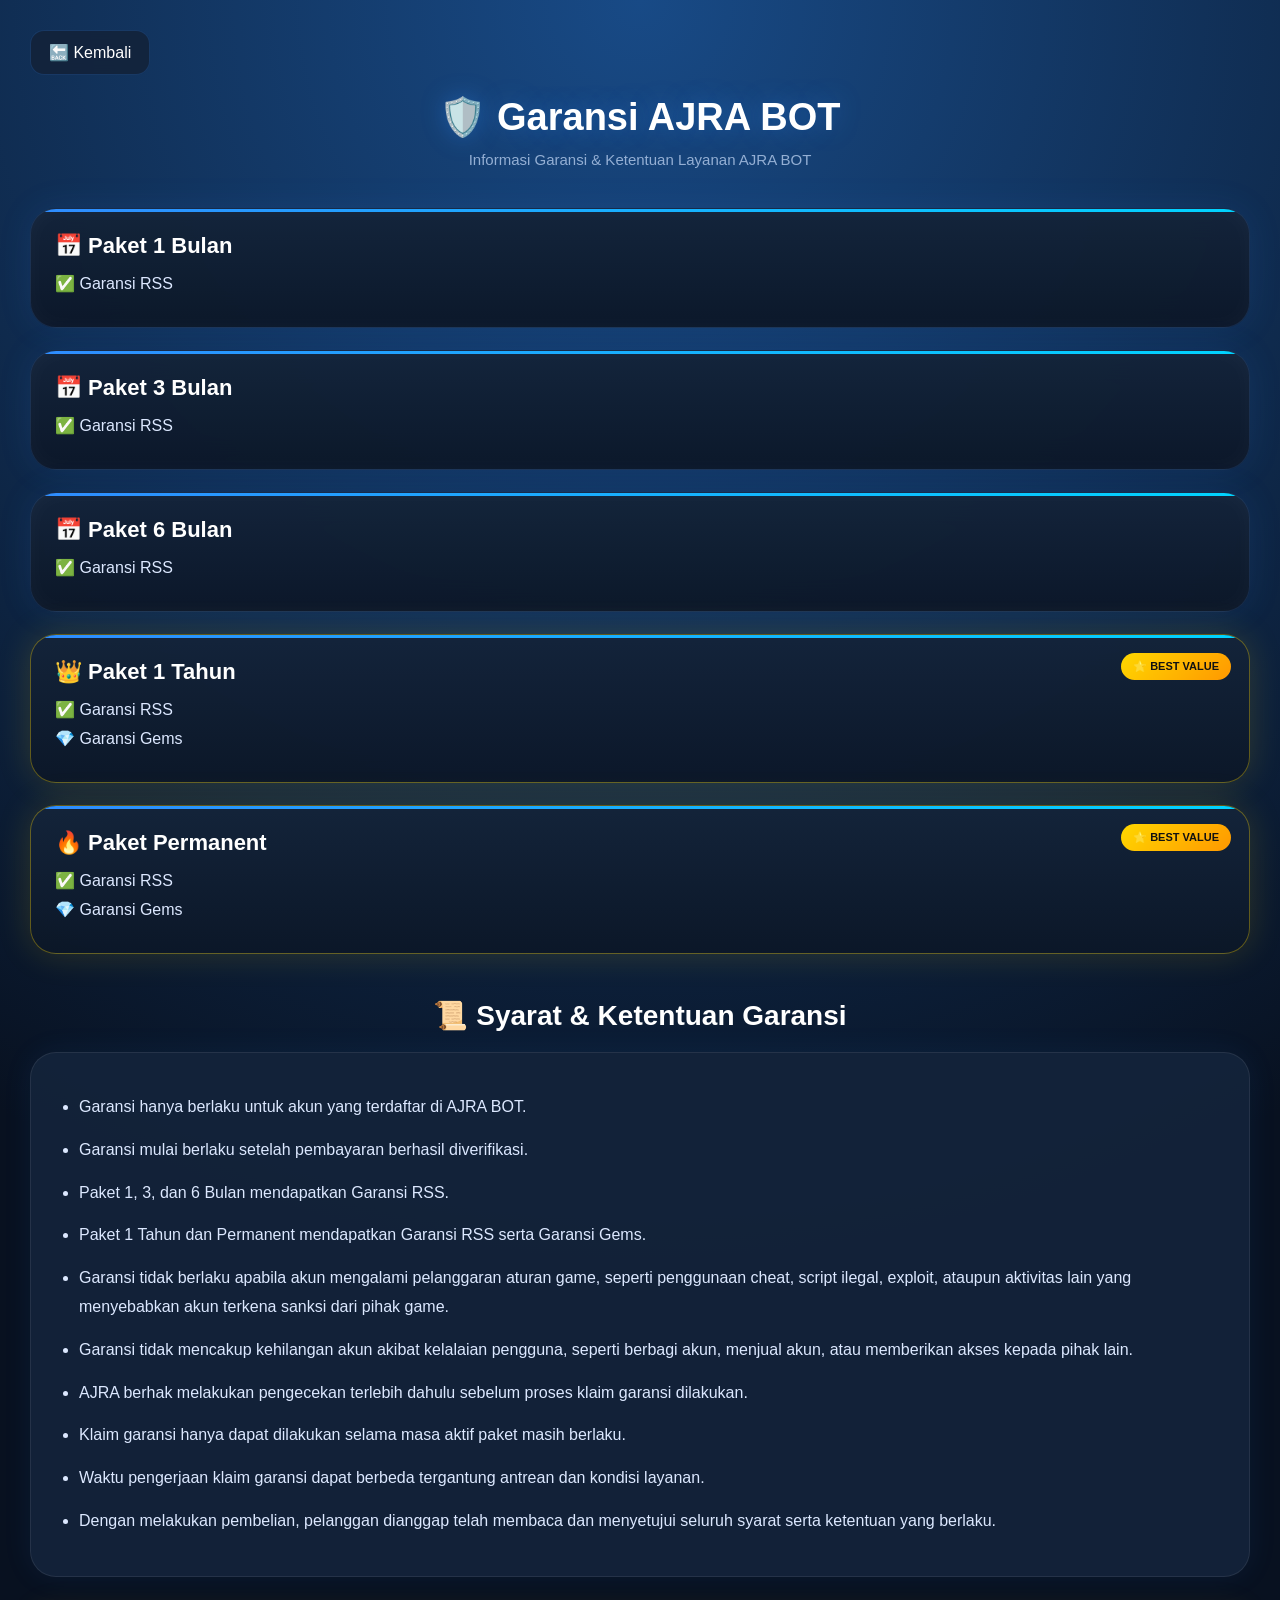
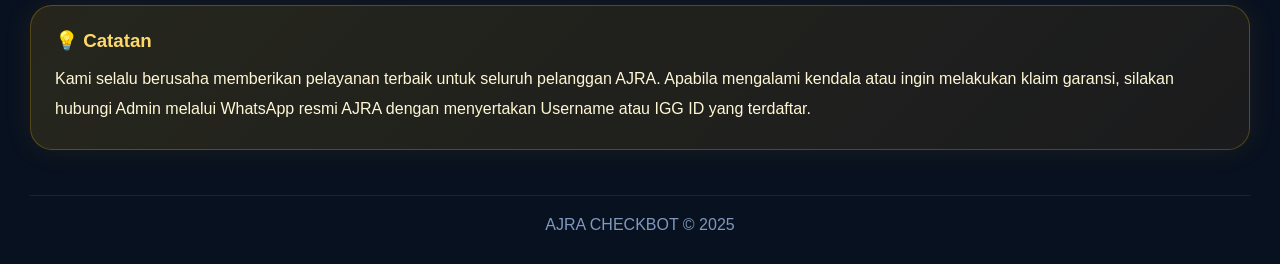
<file: garansi.html>
<!doctype html>
<html lang="id">
  <head>
    <meta charset="UTF-8" />
    <meta name="viewport" content="width=device-width, initial-scale=1.0" />
    <title>Garansi AJRA BOT</title>

    <link rel="stylesheet" href="garansi.css" />
  </head>

  <body>
    <a href="index.html" class="backBtn"> 🔙 Kembali </a>

    <h1>🛡️ Garansi AJRA BOT</h1>

    <p class="subtitle">Informasi Garansi & Ketentuan Layanan AJRA BOT</p>

    <div class="garansi-card">
      <h2>📅 Paket 1 Bulan</h2>
      <p>✅ Garansi RSS</p>
    </div>

    <div class="garansi-card">
      <h2>📅 Paket 3 Bulan</h2>
      <p>✅ Garansi RSS</p>
    </div>

    <div class="garansi-card">
      <h2>📅 Paket 6 Bulan</h2>
      <p>✅ Garansi RSS</p>
    </div>

    <div class="garansi-card premium">
      <h2>👑 Paket 1 Tahun</h2>
      <p>✅ Garansi RSS</p>
      <p>💎 Garansi Gems</p>
    </div>

    <div class="garansi-card premium">
      <h2>🔥 Paket Permanent</h2>
      <p>✅ Garansi RSS</p>
      <p>💎 Garansi Gems</p>
    </div>

    <h2 class="section-title">📜 Syarat & Ketentuan Garansi</h2>

    <div class="terms-card">
      <ul>
        <li>Garansi hanya berlaku untuk akun yang terdaftar di AJRA BOT.</li>

        <li>Garansi mulai berlaku setelah pembayaran berhasil diverifikasi.</li>

        <li>Paket 1, 3, dan 6 Bulan mendapatkan Garansi RSS.</li>

        <li>
          Paket 1 Tahun dan Permanent mendapatkan Garansi RSS serta Garansi
          Gems.
        </li>

        <li>
          Garansi tidak berlaku apabila akun mengalami pelanggaran aturan game,
          seperti penggunaan cheat, script ilegal, exploit, ataupun aktivitas
          lain yang menyebabkan akun terkena sanksi dari pihak game.
        </li>

        <li>
          Garansi tidak mencakup kehilangan akun akibat kelalaian pengguna,
          seperti berbagi akun, menjual akun, atau memberikan akses kepada pihak
          lain.
        </li>

        <li>
          AJRA berhak melakukan pengecekan terlebih dahulu sebelum proses klaim
          garansi dilakukan.
        </li>

        <li>
          Klaim garansi hanya dapat dilakukan selama masa aktif paket masih
          berlaku.
        </li>

        <li>
          Waktu pengerjaan klaim garansi dapat berbeda tergantung antrean dan
          kondisi layanan.
        </li>

        <li>
          Dengan melakukan pembelian, pelanggan dianggap telah membaca dan
          menyetujui seluruh syarat serta ketentuan yang berlaku.
        </li>
      </ul>
    </div>

    <div class="note-card">
      <h3>💡 Catatan</h3>

      <p>
        Kami selalu berusaha memberikan pelayanan terbaik untuk seluruh
        pelanggan AJRA. Apabila mengalami kendala atau ingin melakukan klaim
        garansi, silakan hubungi Admin melalui WhatsApp resmi AJRA dengan
        menyertakan Username atau IGG ID yang terdaftar.
      </p>
    </div>

    <div class="footer">AJRA CHECKBOT © 2025</div>
  </body>
</html>
</file>
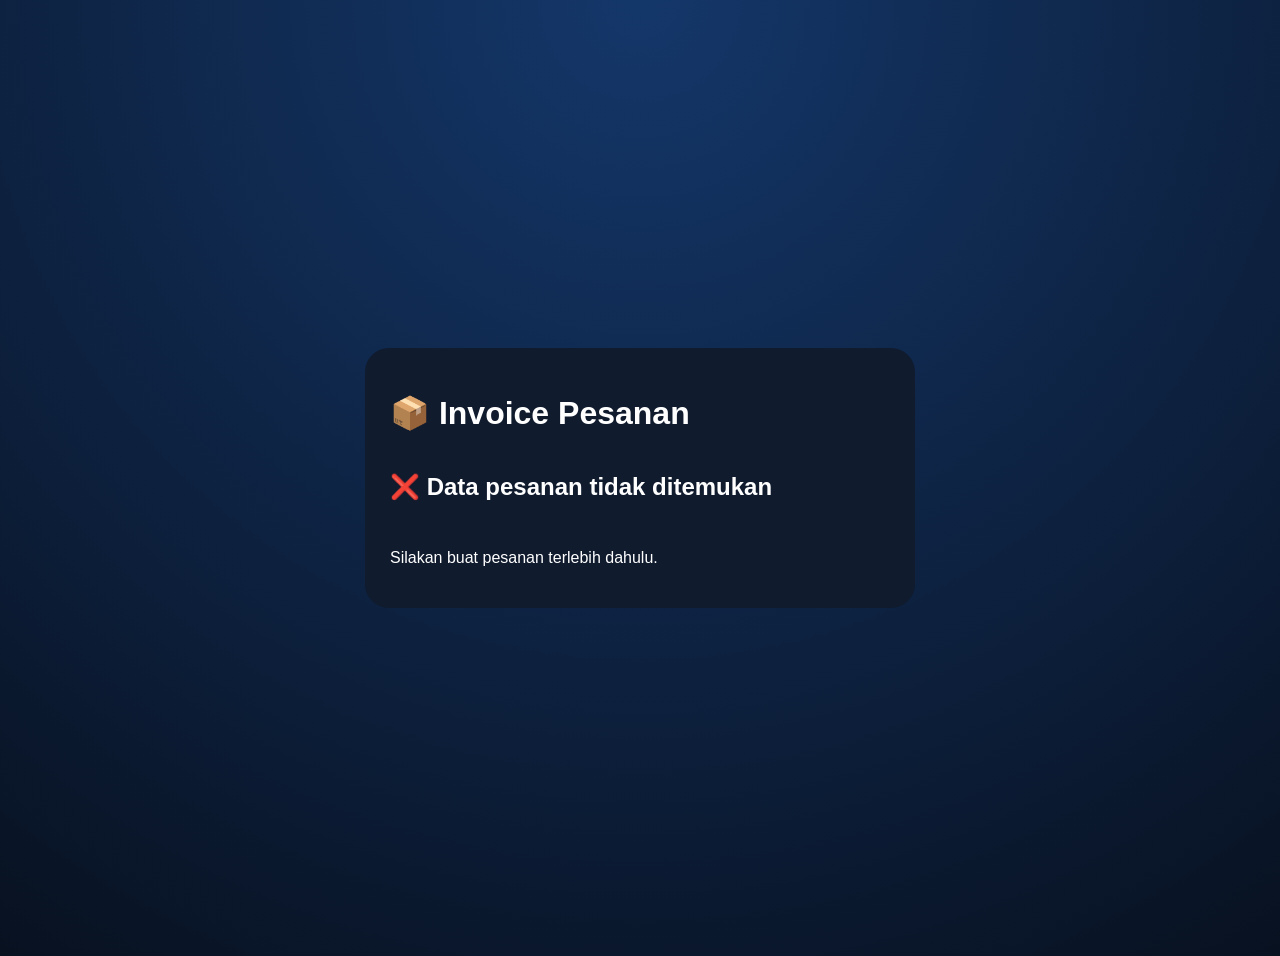
<file: invoice.html>
<!doctype html>
<html lang="id">
  <head>
    <meta charset="UTF-8" />

    <meta name="viewport" content="width=device-width, initial-scale=1.0" />

    <title>Invoice Pesanan</title>

    <link rel="stylesheet" href="invoice.css" />
  </head>

  <body>
    <div class="container">
      <h1>📦 Invoice Pesanan</h1>

      <div id="invoiceCard">Loading...</div>

      <button id="paidBtn">✅ Saya Sudah Bayar</button>
    </div>

    <script src="invoice.js"></script>
  </body>
</html>
</file>
<file: garansi.css>
*{
margin:0;
padding:0;
box-sizing:border-box;
font-family:Arial,sans-serif;
}

body{

min-height:100vh;

padding:30px;

background:
radial-gradient(circle at top,#184a86 0%,#081120 65%);

color:#fff;

overflow-x:hidden;

}

/* BACK */

.backBtn{

display:inline-flex;
align-items:center;
gap:8px;

padding:12px 18px;

border-radius:14px;

text-decoration:none;

color:white;

background:
rgba(19,35,58,.9);

border:
1px solid
rgba(47,140,255,.2);

transition:.25s;

backdrop-filter:blur(12px);

}

.backBtn:hover{

transform:translateY(-2px);

background:#20406d;

}

/* TITLE */

h1{

font-size:38px;

text-align:center;

margin-top:20px;

color:#fff;

text-shadow:
0 0 25px
rgba(47,140,255,.35);

}

.subtitle{

margin-top:12px;

text-align:center;

color:#94afd4;

font-size:15px;

margin-bottom:40px;

}

/* CARD */

.garansi-card{

position:relative;

margin-bottom:22px;

padding:24px;

border-radius:26px;

background:

linear-gradient(
180deg,
rgba(20,36,58,.96),
rgba(12,23,40,.96)
);

border:
1px solid
rgba(87,152,255,.15);

backdrop-filter:
blur(15px);

box-shadow:

0 0 35px
rgba(47,140,255,.10),

inset 0 0 25px
rgba(255,255,255,.03);

transition:.25s;

overflow:hidden;

}

.garansi-card::before{

content:"";

position:absolute;

top:0;
left:0;

width:100%;
height:3px;

background:

linear-gradient(
90deg,
#2f8cff,
#00d4ff
);

}

.garansi-card:hover{

transform:
translateY(-5px);

box-shadow:

0 0 40px
rgba(47,140,255,.25);

}

.garansi-card h2{

font-size:22px;

margin-bottom:15px;

color:#fff;

}

.garansi-card p{

margin:10px 0;

font-size:16px;

color:#dce8ff;

}

/* PREMIUM */

.premium{

border:
1px solid
rgba(255,215,0,.35);

box-shadow:

0 0 35px
rgba(255,215,0,.15);

}

.premium::after{

content:"⭐ BEST VALUE";

position:absolute;

top:18px;
right:18px;

padding:7px 12px;

border-radius:999px;

font-size:11px;

font-weight:bold;

background:

linear-gradient(
135deg,
#ffd700,
#ff9800
);

color:#111;

}

/* SECTION TITLE */

.section-title{

margin:45px 0 20px;

font-size:28px;

color:white;

text-align:center;

}

/* TERMS */

.terms-card{

padding:26px;

border-radius:26px;

background:

rgba(19,35,58,.95);

border:
1px solid
rgba(255,255,255,.08);

box-shadow:

0 0 30px
rgba(47,140,255,.08);

}

.terms-card ul{

padding-left:22px;

}

.terms-card li{

margin:14px 0;

line-height:1.8;

color:#dce8ff;

}

/* NOTE */

.note-card{

margin-top:28px;

padding:24px;

border-radius:22px;

background:

linear-gradient(
135deg,
rgba(255,193,7,.12),
rgba(255,152,0,.08)
);

border:
1px solid
rgba(255,193,7,.25);

box-shadow:

0 0 30px
rgba(255,193,7,.08);

}

.note-card h3{

margin-bottom:12px;

color:#ffd86a;

}

.note-card p{

line-height:1.9;

color:#fff7d4;

}

/* FOOTER */

.footer{

margin-top:45px;

padding-top:20px;

border-top:
1px solid
rgba(255,255,255,.08);

text-align:center;

color:#7f98bc;

}

/* MOBILE */

@media(max-width:600px){

body{

padding:20px;

}

h1{

font-size:30px;

}

.garansi-card{

padding:20px;

}

.garansi-card h2{

font-size:19px;

}

.premium::after{

position:static;

display:inline-block;

margin-top:10px;

}

}
</file>
<file: invoice.css>
body{

background:
radial-gradient(
circle at top,
#14376a,
#081120
);

min-height:100vh;

display:flex;
justify-content:center;
align-items:center;

padding:20px;

font-family:Arial;

color:white;

}

.container{

width:100%;
max-width:500px;

background:
rgba(16,27,45,.95);

padding:25px;

border-radius:24px;

}

.card{

margin-top:20px;

display:flex;
flex-direction:column;
gap:12px;

}

.status{

color:#ffd54f;
font-weight:bold;

}

.qris{

width:220px;

margin:20px auto;

display:block;

border-radius:16px;

}

#paidBtn{

width:100%;

padding:16px;

margin-top:20px;

border:none;

border-radius:16px;

background:
linear-gradient(
135deg,
#2f8cff,
#246ed4
);

color:white;

font-weight:bold;

cursor:pointer;

}

.qris-box{

margin-top:20px;

padding:20px;

border-radius:20px;

background:#13233a;

text-align:center;

border:
1px solid
rgba(255,255,255,.08);

}

.qris{

width:100%;

max-width:320px;

display:block;

margin:15px auto;

border-radius:16px;

background:white;

padding:8px;

}
</file>
